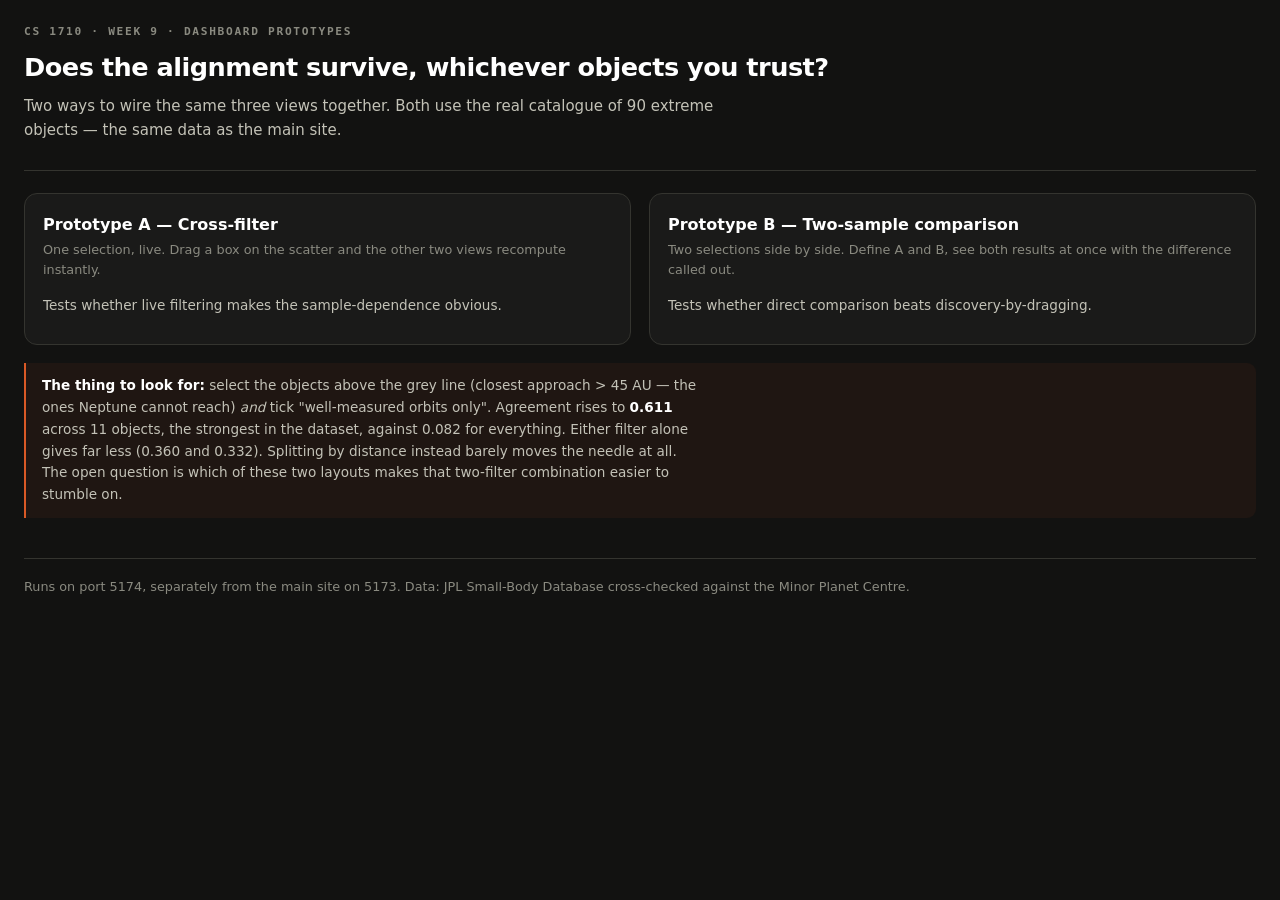
<file: index.html>
<!doctype html>
<html lang="en">
<head>
<meta charset="utf-8" /><meta name="viewport" content="width=device-width,initial-scale=1" />
<title>Coordinated-view prototypes — Planet Nine</title>
<link rel="icon" href="data:image/svg+xml,<svg xmlns='http://www.w3.org/2000/svg' viewBox='0 0 100 100'><text y='.9em' font-size='90'>🧪</text></svg>" />
  <link rel="stylesheet" crossorigin href="./assets/shared-xakpSbsL.css">
</head>
<body>
<div class="wrap">
  <header class="top">
    <div class="eyebrow">CS 1710 · Week 9 · Dashboard prototypes</div>
    <h1>Does the alignment survive, whichever objects you trust?</h1>
    <p>
      Two ways to wire the same three views together. Both use the real
      catalogue of 90 extreme objects — the same data as the main site.
    </p>
  </header>

  <div style="display:grid;grid-template-columns:1fr 1fr;gap:18px">
    <a class="card" href="./a.html" style="text-decoration:none;color:inherit">
      <h2>Prototype A — Cross-filter</h2>
      <p class="sub">One selection, live. Drag a box on the scatter and the other two views recompute instantly.</p>
      <p style="font-size:.85rem">Tests whether live filtering makes the sample-dependence obvious.</p>
    </a>
    <a class="card" href="./b.html" style="text-decoration:none;color:inherit">
      <h2>Prototype B — Two-sample comparison</h2>
      <p class="sub">Two selections side by side. Define A and B, see both results at once with the difference called out.</p>
      <p style="font-size:.85rem">Tests whether direct comparison beats discovery-by-dragging.</p>
    </a>
  </div>

  <div class="note">
    <p><b>The thing to look for:</b> select the objects above the grey line
    (closest approach &gt; 45 AU — the ones Neptune cannot reach) <em>and</em> tick
    "well-measured orbits only". Agreement rises to <b>0.611</b> across 11 objects,
    the strongest in the dataset, against 0.082 for everything. Either filter alone
    gives far less (0.360 and 0.332). Splitting by distance instead barely moves the
    needle at all. The open question is which of these two layouts makes that
    two-filter combination easier to stumble on.</p>
  </div>

  <footer>
    Runs on port 5174, separately from the main site on 5173.
    Data: JPL Small-Body Database cross-checked against the Minor Planet Centre.
  </footer>
</div>
</body>
</html>
</file>
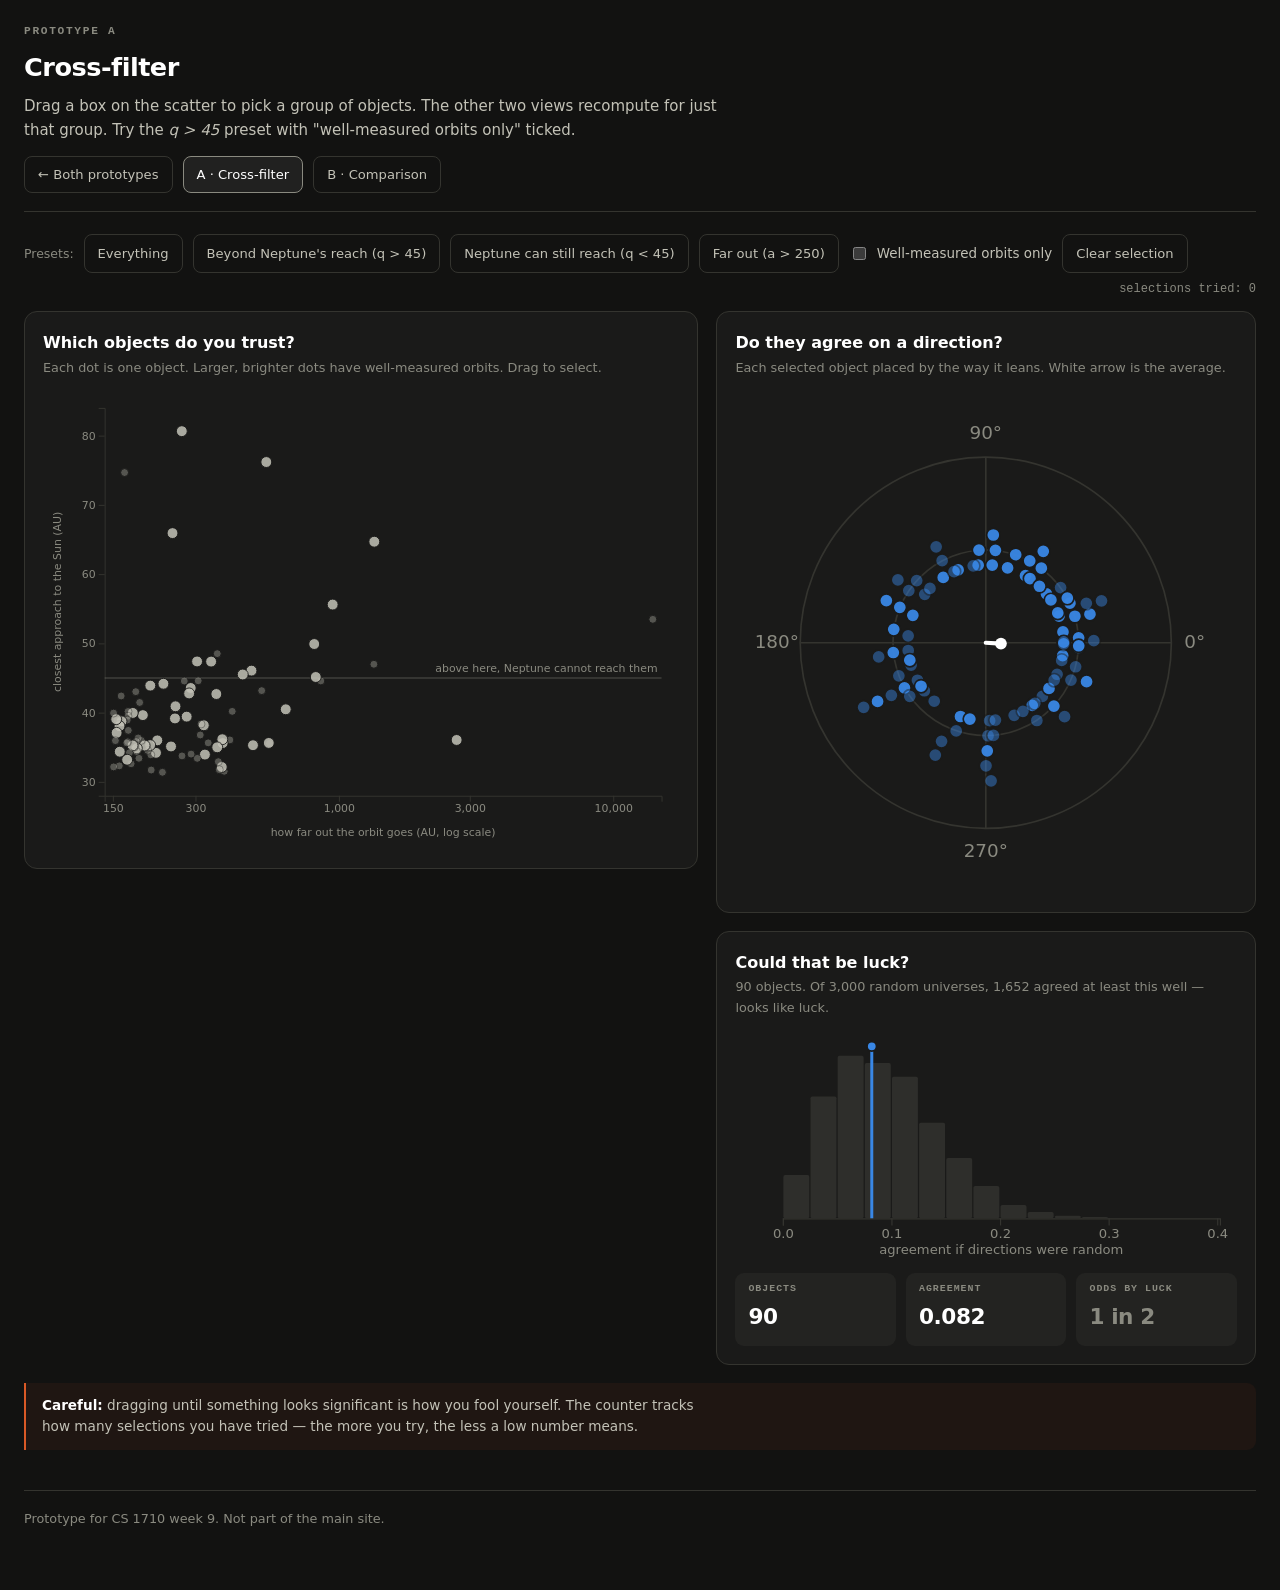
<file: a.html>
<!doctype html>
<html lang="en">
<head>
<meta charset="utf-8" /><meta name="viewport" content="width=device-width,initial-scale=1" />
<title>Prototype A — Cross-filter</title>
<link rel="icon" href="data:image/svg+xml,<svg xmlns='http://www.w3.org/2000/svg' viewBox='0 0 100 100'><text y='.9em' font-size='90'>🧪</text></svg>" />
  <script type="module" crossorigin src="./assets/a-B9w4xCCT.js"></script>
  <link rel="modulepreload" crossorigin href="./assets/nulldist-BscQeuyX.js">
  <link rel="stylesheet" crossorigin href="./assets/shared-xakpSbsL.css">
</head>
<body>
<div class="wrap">
  <header class="top">
    <div class="eyebrow">Prototype A</div>
    <h1>Cross-filter</h1>
    <p>Drag a box on the scatter to pick a group of objects. The other two views recompute for just that group.
    Try the <em>q &gt; 45</em> preset with "well-measured orbits only" ticked.</p>
    <nav class="nav">
      <a href="./index.html">← Both prototypes</a>
      <a href="./a.html" aria-current="page">A · Cross-filter</a>
      <a href="./b.html">B · Comparison</a>
    </nav>
  </header>

  <div class="toolbar">
    <span class="hint">Presets:</span>
    <button class="btn" data-preset="all">Everything</button>
    <button class="btn" data-preset="detached">Beyond Neptune's reach (q &gt; 45)</button>
    <button class="btn" data-preset="near">Neptune can still reach (q &lt; 45)</button>
    <button class="btn" data-preset="far">Far out (a &gt; 250)</button>
    <label class="chk"><input type="checkbox" id="qualityOnly" /> Well-measured orbits only</label>
    <button class="btn" id="clear">Clear selection</button>
    <span class="counter" id="counter">selections tried: 0</span>
  </div>

  <div style="display:grid;grid-template-columns:1.25fr 1fr;gap:18px;align-items:start">
    <div class="card">
      <h2>Which objects do you trust?</h2>
      <div class="sub">Each dot is one object. Larger, brighter dots have well-measured orbits. Drag to select.</div>
      <div id="scatter"></div>
    </div>
    <div style="display:grid;gap:18px">
      <div class="card">
        <h2>Do they agree on a direction?</h2>
        <div class="sub">Each selected object placed by the way it leans. White arrow is the average.</div>
        <div id="rose"></div>
      </div>
      <div class="card">
        <h2>Could that be luck?</h2>
        <div class="sub" id="nullSub">—</div>
        <div id="null"></div>
        <div class="readout" style="margin-top:14px">
          <div class="ro"><div class="k">objects</div><div class="v" id="roN">—</div></div>
          <div class="ro"><div class="k">agreement</div><div class="v" id="roR">—</div></div>
          <div class="ro"><div class="k">odds by luck</div><div class="v" id="roP">—</div></div>
        </div>
      </div>
    </div>
  </div>

  <div class="note">
    <p><b>Careful:</b> dragging until something looks significant is how you fool
    yourself. The counter tracks how many selections you have tried — the more
    you try, the less a low number means.</p>
  </div>

  <footer>Prototype for CS 1710 week 9. Not part of the main site.</footer>
</div>
</body>
</html>
</file>
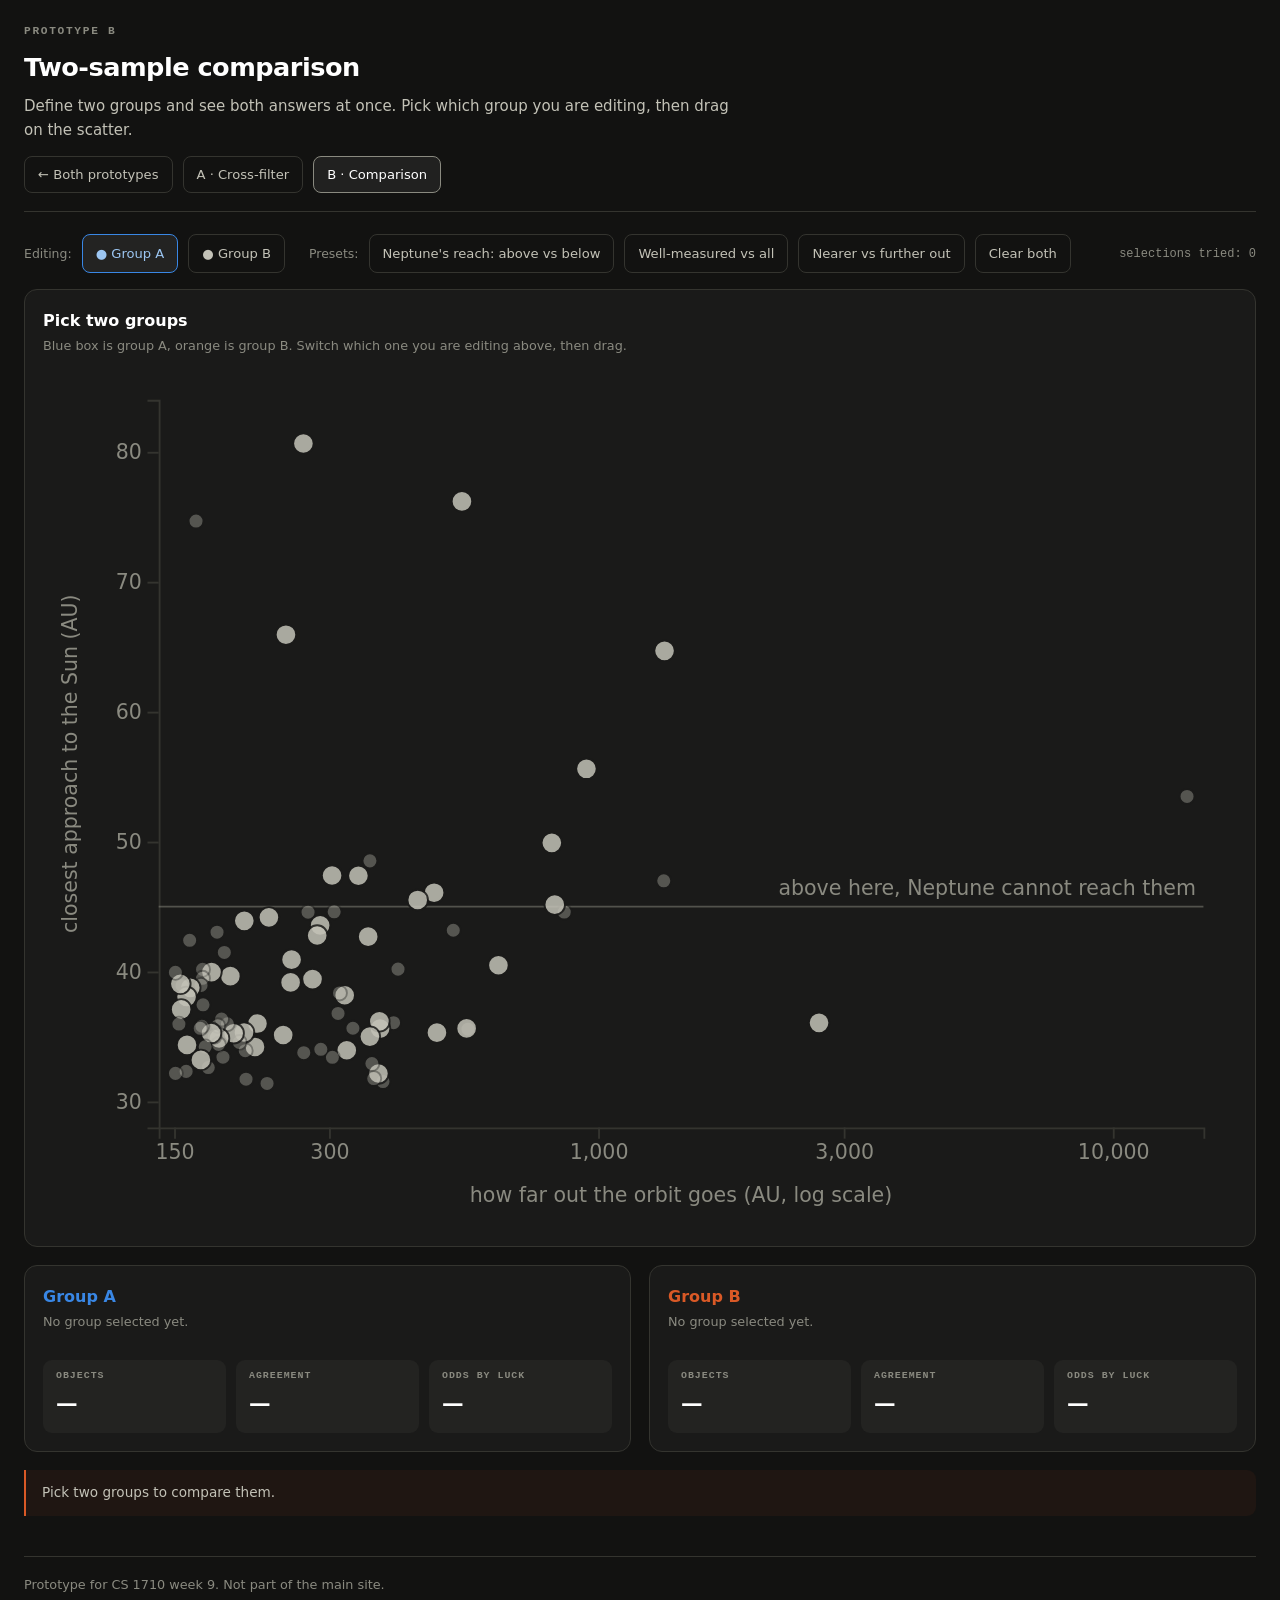
<file: b.html>
<!doctype html>
<html lang="en">
<head>
<meta charset="utf-8" /><meta name="viewport" content="width=device-width,initial-scale=1" />
<title>Prototype B — Two-sample comparison</title>
<link rel="icon" href="data:image/svg+xml,<svg xmlns='http://www.w3.org/2000/svg' viewBox='0 0 100 100'><text y='.9em' font-size='90'>🧪</text></svg>" />
  <script type="module" crossorigin src="./assets/b-9FlgqdUA.js"></script>
  <link rel="modulepreload" crossorigin href="./assets/nulldist-BscQeuyX.js">
  <link rel="stylesheet" crossorigin href="./assets/shared-xakpSbsL.css">
</head>
<body>
<div class="wrap">
  <header class="top">
    <div class="eyebrow">Prototype B</div>
    <h1>Two-sample comparison</h1>
    <p>Define two groups and see both answers at once. Pick which group you are editing, then drag on the scatter.</p>
    <nav class="nav">
      <a href="./index.html">← Both prototypes</a>
      <a href="./a.html">A · Cross-filter</a>
      <a href="./b.html" aria-current="page">B · Comparison</a>
    </nav>
  </header>

  <div class="toolbar">
    <span class="hint">Editing:</span>
    <button class="btn tgt-a" id="tgtA" aria-pressed="true">● Group A</button>
    <button class="btn tgt-b" id="tgtB" aria-pressed="false">● Group B</button>
    <span class="hint" style="margin-left:14px">Presets:</span>
    <button class="btn" data-pair="neptune">Neptune's reach: above vs below</button>
    <button class="btn" data-pair="quality">Well-measured vs all</button>
    <button class="btn" data-pair="distance">Nearer vs further out</button>
    <button class="btn" id="clear">Clear both</button>
    <span class="counter" id="counter">selections tried: 0</span>
  </div>

  <div class="card" style="margin-bottom:18px">
    <h2>Pick two groups</h2>
    <div class="sub">Blue box is group A, orange is group B. Switch which one you are editing above, then drag.</div>
    <div id="scatter"></div>
  </div>

  <div style="display:grid;grid-template-columns:1fr 1fr;gap:18px">
    <div class="card">
      <h2 id="titleA" style="color:var(--a)">Group A</h2>
      <div class="sub" id="subA">—</div>
      <div style="display:grid;grid-template-columns:1fr 1fr;gap:12px;align-items:center">
        <div id="roseA"></div><div id="nullA"></div>
      </div>
      <div class="readout" style="margin-top:14px">
        <div class="ro"><div class="k">objects</div><div class="v" id="aN">—</div></div>
        <div class="ro"><div class="k">agreement</div><div class="v" id="aR">—</div></div>
        <div class="ro"><div class="k">odds by luck</div><div class="v" id="aP">—</div></div>
      </div>
    </div>
    <div class="card">
      <h2 id="titleB" style="color:var(--b)">Group B</h2>
      <div class="sub" id="subB">—</div>
      <div style="display:grid;grid-template-columns:1fr 1fr;gap:12px;align-items:center">
        <div id="roseB"></div><div id="nullB"></div>
      </div>
      <div class="readout" style="margin-top:14px">
        <div class="ro"><div class="k">objects</div><div class="v" id="bN">—</div></div>
        <div class="ro"><div class="k">agreement</div><div class="v" id="bR">—</div></div>
        <div class="ro"><div class="k">odds by luck</div><div class="v" id="bP">—</div></div>
      </div>
    </div>
  </div>

  <div class="note" id="verdict"><p>Pick two groups to compare them.</p></div>

  <footer>Prototype for CS 1710 week 9. Not part of the main site.</footer>
</div>
</body>
</html>
</file>
<file: assets/shared-xakpSbsL.css>
:root{color-scheme:dark;--surface-0: #121211;--surface-1: #1a1a19;--surface-2: #232321;--surface-3: #2e2e2b;--text-primary: #ffffff;--text-secondary: #c3c2b7;--text-muted: #8a8a80;--rule: #34342f;--a: #3987e5;--b: #d95926;--good: #199e70;--font-sans: ui-sans-serif, -apple-system, "SF Pro Text", "Segoe UI", Inter, system-ui, sans-serif;--font-mono: ui-monospace, "SF Mono", Menlo, monospace}*{box-sizing:border-box}body{margin:0;background:var(--surface-0);color:var(--text-primary);font-family:var(--font-sans);font-size:15px;line-height:1.6;-webkit-font-smoothing:antialiased}.wrap{max-width:1340px;margin:0 auto;padding:0 24px}h1{font-size:1.6rem;margin:0 0 6px;letter-spacing:-.02em}h2{font-size:1rem;margin:0 0 4px}p{margin:0 0 10px;color:var(--text-secondary);max-width:76ch}a{color:var(--a);text-underline-offset:3px}header.top{padding:26px 0 18px;border-bottom:1px solid var(--rule);margin-bottom:22px}.eyebrow{font:600 .7rem/1 var(--font-mono);letter-spacing:.15em;text-transform:uppercase;color:var(--text-muted);margin-bottom:10px}.nav{display:flex;gap:10px;margin-top:14px;flex-wrap:wrap}.nav a{padding:7px 13px;border:1px solid var(--rule);border-radius:8px;font-size:.82rem;text-decoration:none;color:var(--text-secondary)}.nav a:hover{border-color:var(--text-muted);color:var(--text-primary)}.nav a[aria-current=page]{background:#ffffff10;color:var(--text-primary);border-color:var(--text-muted)}.card{background:var(--surface-1);border:1px solid var(--rule);border-radius:13px;padding:18px}.card h2{margin-bottom:2px}.card .sub{font-size:.8rem;color:var(--text-muted);margin-bottom:14px}svg{display:block;width:100%;height:auto;overflow:visible}svg text{font-family:var(--font-sans)}.axis-label{fill:var(--text-muted);font-size:11px}.axis line,.axis path{stroke:var(--rule)}.readout{display:grid;grid-template-columns:repeat(3,1fr);gap:10px}.ro{background:var(--surface-2);border-radius:9px;padding:11px 13px}.ro .k{font:600 .62rem/1 var(--font-mono);letter-spacing:.1em;text-transform:uppercase;color:var(--text-muted);margin-bottom:6px}.ro .v{font-size:1.35rem;font-weight:600;letter-spacing:-.02em}.ro .v.good{color:var(--good)}.ro .v.bad{color:var(--text-muted)}.toolbar{display:flex;gap:10px;align-items:center;flex-wrap:wrap;margin-bottom:16px}button.btn{background:transparent;border:1px solid var(--rule);color:var(--text-secondary);border-radius:8px;padding:8px 13px;font:inherit;font-size:.82rem;cursor:pointer;min-height:38px}button.btn:hover{border-color:var(--text-muted);color:var(--text-primary)}button.btn[aria-pressed=true]{background:#ffffff12;color:var(--text-primary)}button.btn.tgt-a[aria-pressed=true]{border-color:var(--a);color:#9cc6f2}button.btn.tgt-b[aria-pressed=true]{border-color:var(--b);color:#eba181}label.chk{display:inline-flex;align-items:center;gap:8px;cursor:pointer;font-size:.84rem;color:var(--text-secondary);min-height:38px}.hint{font-size:.78rem;color:var(--text-muted)}.counter{margin-left:auto;font:.75rem/1 var(--font-mono);color:var(--text-muted)}.note{border-left:2px solid var(--b);background:#d9592610;padding:12px 16px;border-radius:0 9px 9px 0;margin-top:18px}.note p{margin:0;font-size:.85rem}.note b{color:var(--text-primary)}.tooltip{position:fixed;z-index:50;pointer-events:none;opacity:0;transition:opacity .1s;background:var(--surface-2);border:1px solid var(--rule);border-radius:8px;padding:9px 11px;font-size:.78rem;box-shadow:0 8px 28px #000a}.tooltip.show{opacity:1}.tooltip .nm{font-weight:600;color:var(--text-primary);margin-bottom:3px}footer{margin:40px 0 60px;padding-top:18px;border-top:1px solid var(--rule);color:var(--text-muted);font-size:.8rem}
</file>
